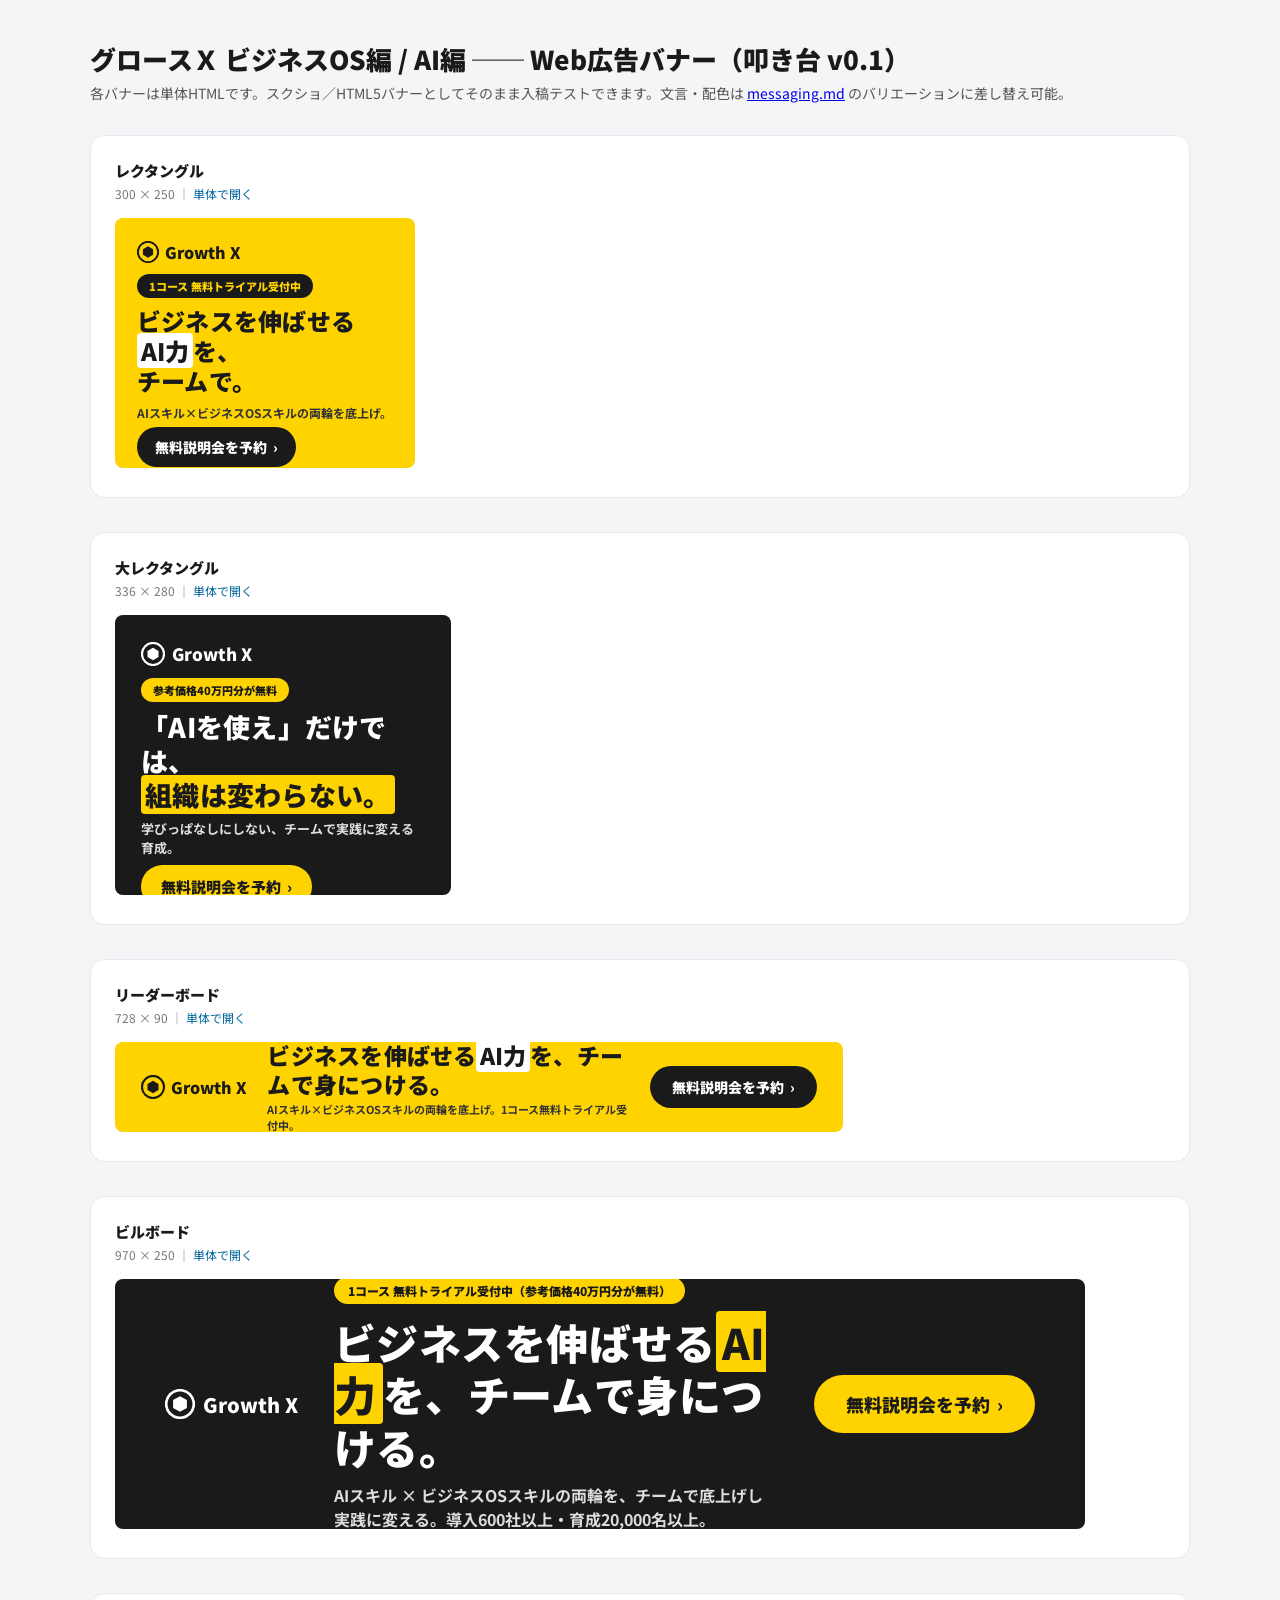
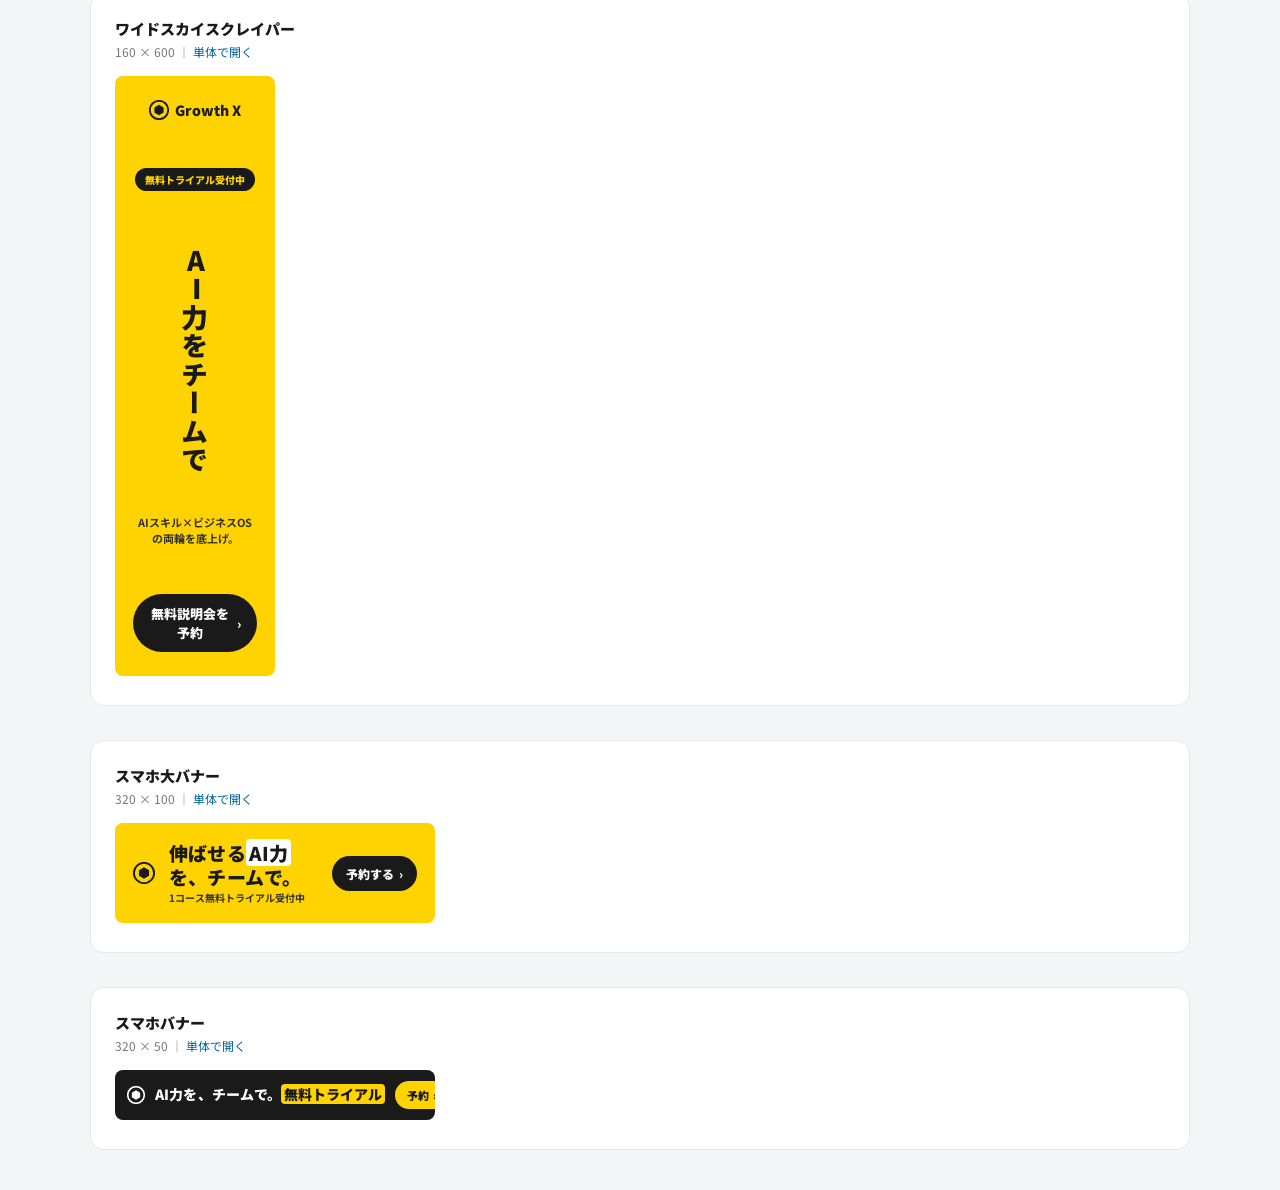
<file: banners/index.html>
<!DOCTYPE html>
<html lang="ja"><head>
<meta charset="UTF-8"><meta name="viewport" content="width=device-width,initial-scale=1">
<title>グロースＸ Web広告バナー一覧（叩き台）</title>
<style>
@import url('https://fonts.googleapis.com/css2?family=Noto+Sans+JP:wght@400;700;900&display=swap');
body{font-family:"Noto Sans JP",sans-serif;background:#f4f5f7;color:#1A1A1A;margin:0;padding:40px 24px;}
.head{max-width:1100px;margin:0 auto 32px;}
h1{font-size:26px;font-weight:900;margin:0 0 6px;}
.head p{color:#555;margin:0;font-size:14px;}
.grid{max-width:1100px;margin:0 auto;display:flex;flex-direction:column;gap:34px;}
.item{background:#fff;border:1px solid #e7e8eb;border-radius:14px;padding:24px;}
.item .label{font-weight:900;font-size:15px;margin-bottom:4px;}
.item .meta{font-size:12px;color:#777;margin-bottom:16px;}
.frame{overflow:auto;background:repeating-conic-gradient(#eee 0% 25%,#fff 0% 50%) 50%/20px 20px;border-radius:8px;display:inline-block;}
iframe{border:0;display:block;}
a.dl{font-size:12px;color:#00649D;text-decoration:none;}
</style></head>
<body>
<div class="head">
  <h1>グロースＸ ビジネスOS編 / AI編 ── Web広告バナー（叩き台 v0.1）</h1>
  <p>各バナーは単体HTMLです。スクショ／HTML5バナーとしてそのまま入稿テストできます。文言・配色は <a href="../docs/messaging.md">messaging.md</a> のバリエーションに差し替え可能。</p>
</div>
<div class="grid">
  <div class="item"><div class="label">レクタングル</div><div class="meta">300 × 250 ｜ <a class="dl" href="300x250.html" target="_blank">単体で開く</a></div><div class="frame"><iframe src="300x250.html" width="300" height="250" scrolling="no"></iframe></div></div>
  <div class="item"><div class="label">大レクタングル</div><div class="meta">336 × 280 ｜ <a class="dl" href="336x280.html" target="_blank">単体で開く</a></div><div class="frame"><iframe src="336x280.html" width="336" height="280" scrolling="no"></iframe></div></div>
  <div class="item"><div class="label">リーダーボード</div><div class="meta">728 × 90 ｜ <a class="dl" href="728x90.html" target="_blank">単体で開く</a></div><div class="frame"><iframe src="728x90.html" width="728" height="90" scrolling="no"></iframe></div></div>
  <div class="item"><div class="label">ビルボード</div><div class="meta">970 × 250 ｜ <a class="dl" href="970x250.html" target="_blank">単体で開く</a></div><div class="frame"><iframe src="970x250.html" width="970" height="250" scrolling="no"></iframe></div></div>
  <div class="item"><div class="label">ワイドスカイスクレイパー</div><div class="meta">160 × 600 ｜ <a class="dl" href="160x600.html" target="_blank">単体で開く</a></div><div class="frame"><iframe src="160x600.html" width="160" height="600" scrolling="no"></iframe></div></div>
  <div class="item"><div class="label">スマホ大バナー</div><div class="meta">320 × 100 ｜ <a class="dl" href="320x100.html" target="_blank">単体で開く</a></div><div class="frame"><iframe src="320x100.html" width="320" height="100" scrolling="no"></iframe></div></div>
  <div class="item"><div class="label">スマホバナー</div><div class="meta">320 × 50 ｜ <a class="dl" href="320x50.html" target="_blank">単体で開く</a></div><div class="frame"><iframe src="320x50.html" width="320" height="50" scrolling="no"></iframe></div></div>
</div>
</body></html>
</file>
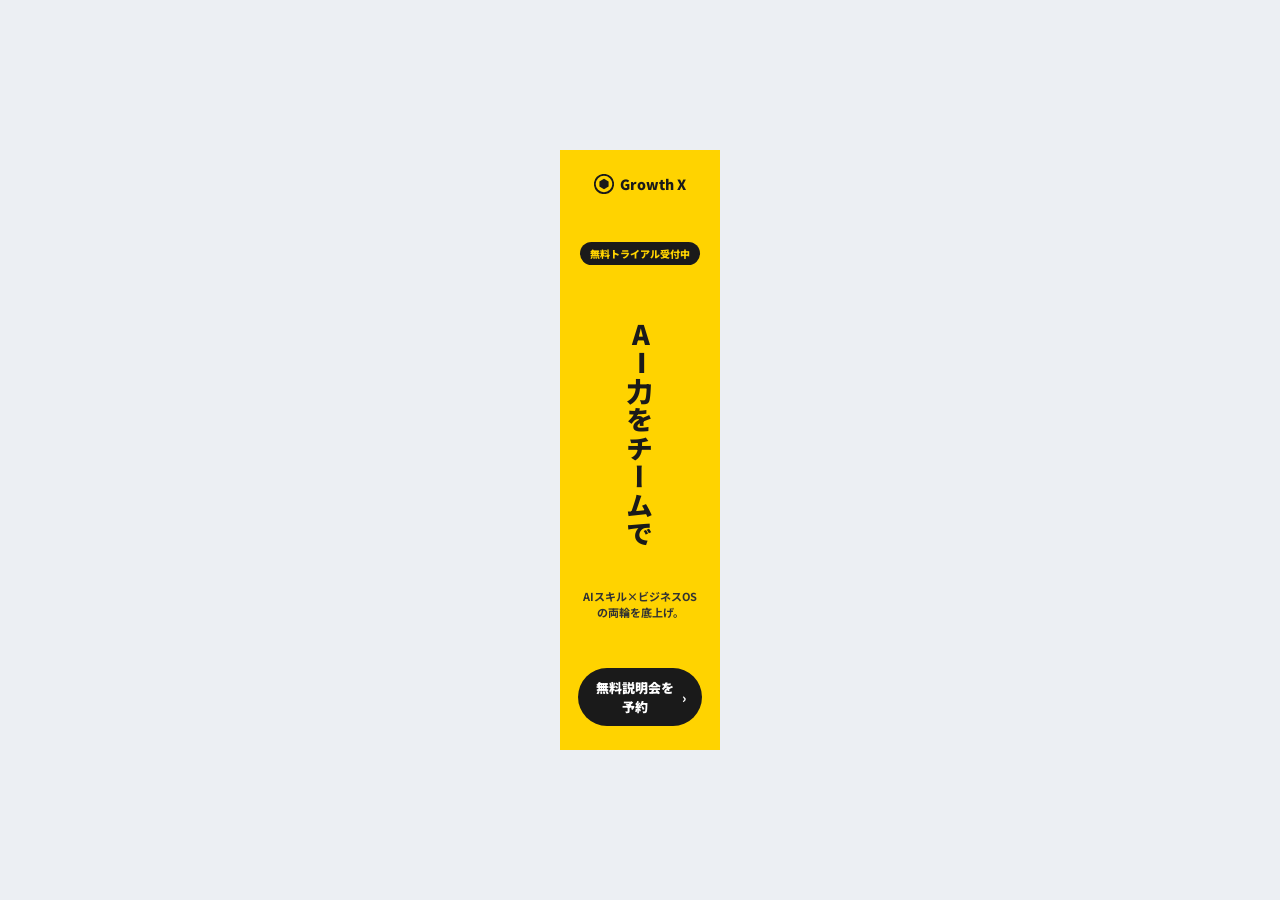
<file: banners/160x600.html>
<!DOCTYPE html><html lang="ja"><head><meta charset="UTF-8"><title>160x600</title><link rel="stylesheet" href="banner.css"></head><body>
<div class="banner b-160x600">
  <div class="logo"><svg class="mark" viewBox="0 0 100 100" fill="currentColor"><circle cx="50" cy="50" r="46" fill="none" stroke="currentColor" stroke-width="9"/><polygon points="50,24 73,37 73,63 50,76 27,63 27,37"/></svg>Growth X</div>
  <span class="badge">無料トライアル受付中</span>
  <h1>AI力をチームで</h1>
  <div class="sub">AIスキル×ビジネスOSの両輪を底上げ。</div>
  <span class="cta">無料説明会を予約</span>
</div>
</body></html>
</file>
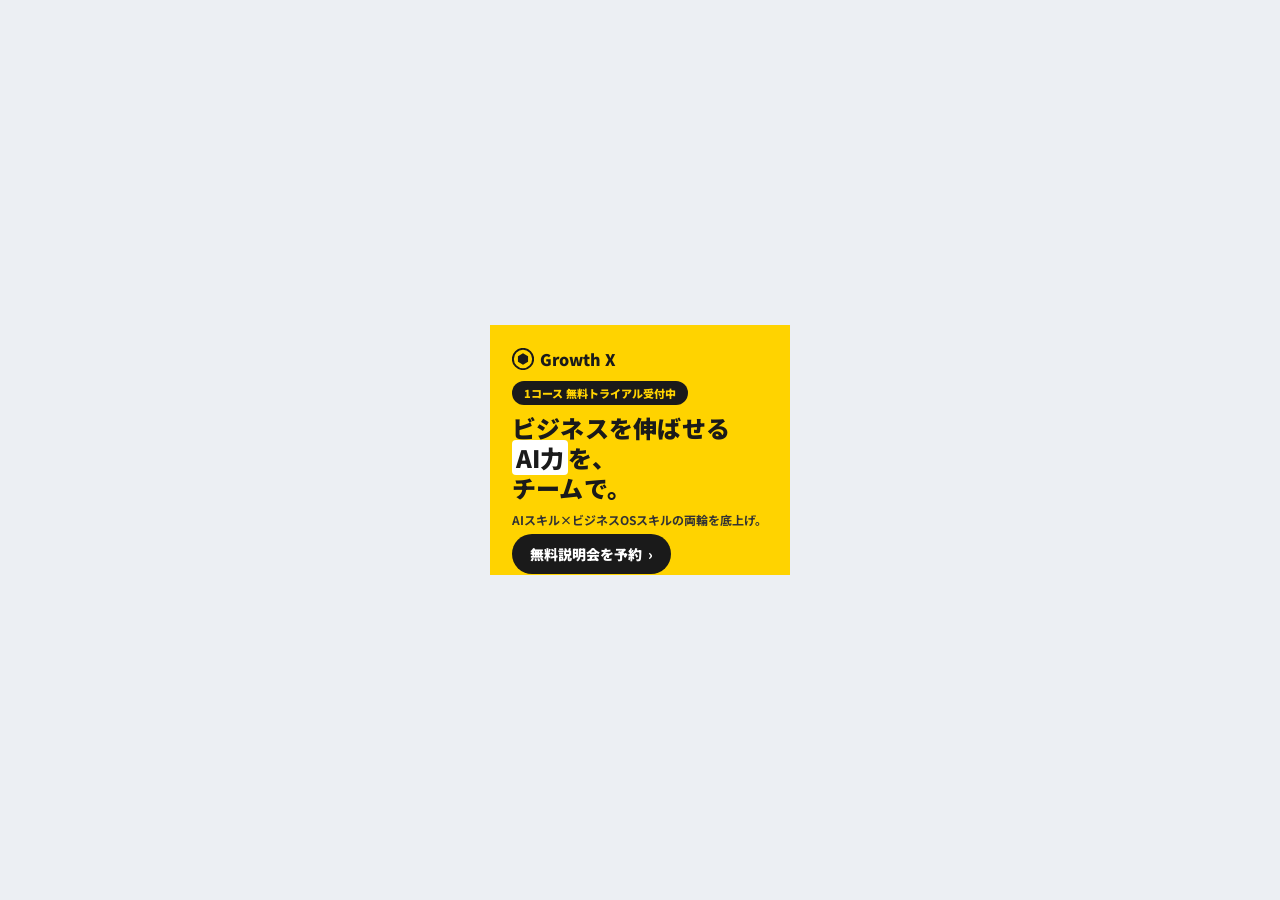
<file: banners/300x250.html>
<!DOCTYPE html><html lang="ja"><head><meta charset="UTF-8"><title>300x250</title><link rel="stylesheet" href="banner.css"></head><body>
<div class="banner b-300x250">
  <div class="logo"><svg class="mark" viewBox="0 0 100 100" fill="currentColor"><circle cx="50" cy="50" r="46" fill="none" stroke="currentColor" stroke-width="9"/><polygon points="50,24 73,37 73,63 50,76 27,63 27,37"/></svg>Growth X</div>
  <div>
    <span class="badge">1コース 無料トライアル受付中</span>
    <h1>ビジネスを伸ばせる<br><span class="hl">AI力</span>を、<br>チームで。</h1>
    <div class="sub">AIスキル×ビジネスOSスキルの両輪を底上げ。</div>
  </div>
  <span class="cta">無料説明会を予約</span>
</div>
</body></html>
</file>
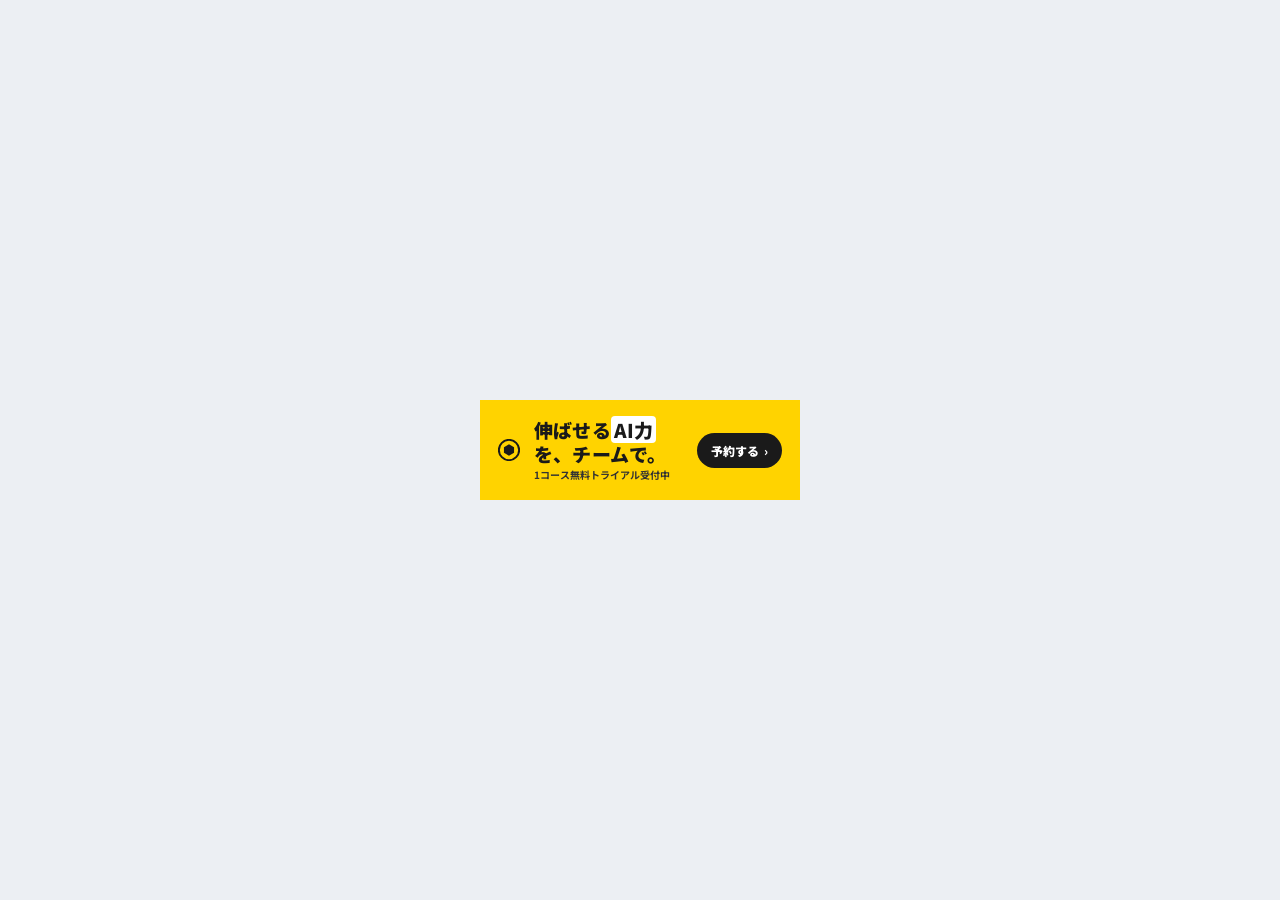
<file: banners/320x100.html>
<!DOCTYPE html><html lang="ja"><head><meta charset="UTF-8"><title>320x100</title><link rel="stylesheet" href="banner.css"></head><body>
<div class="banner b-320x100">
  <svg class="mark" viewBox="0 0 100 100" fill="currentColor"><circle cx="50" cy="50" r="46" fill="none" stroke="currentColor" stroke-width="9"/><polygon points="50,24 73,37 73,63 50,76 27,63 27,37"/></svg>
  <div class="txt">
    <h1>伸ばせる<span class="hl">AI力</span>を、チームで。</h1>
    <div class="sub">1コース無料トライアル受付中</div>
  </div>
  <span class="cta">予約する</span>
</div>
</body></html>
</file>
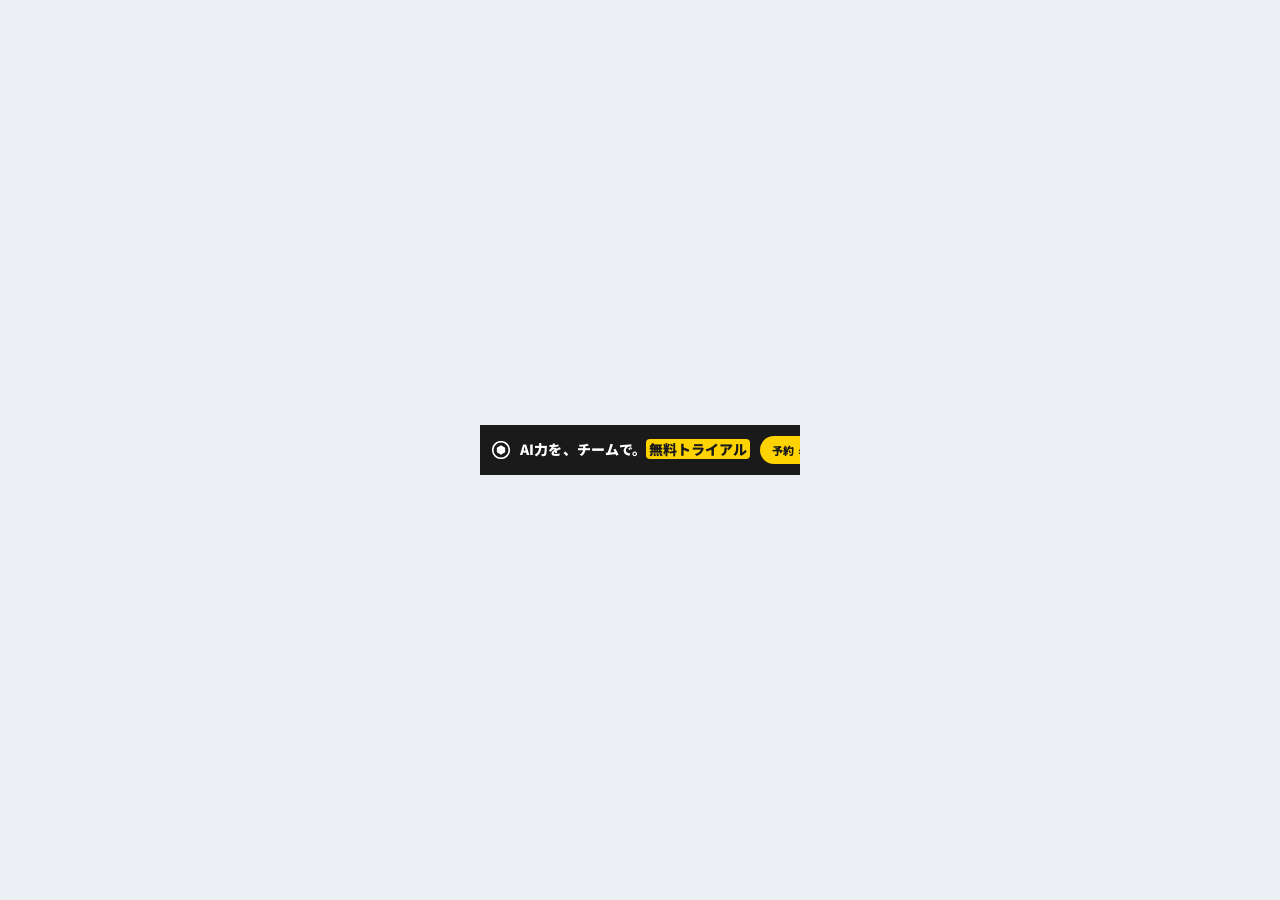
<file: banners/320x50.html>
<!DOCTYPE html><html lang="ja"><head><meta charset="UTF-8"><title>320x50</title><link rel="stylesheet" href="banner.css"></head><body>
<div class="banner dark b-320x50">
  <svg class="mark" viewBox="0 0 100 100" fill="currentColor"><circle cx="50" cy="50" r="46" fill="none" stroke="currentColor" stroke-width="9"/><polygon points="50,24 73,37 73,63 50,76 27,63 27,37"/></svg>
  <h1>AI力を、チームで。<span class="hl">無料トライアル</span></h1>
  <span class="cta">予約</span>
</div>
</body></html>
</file>
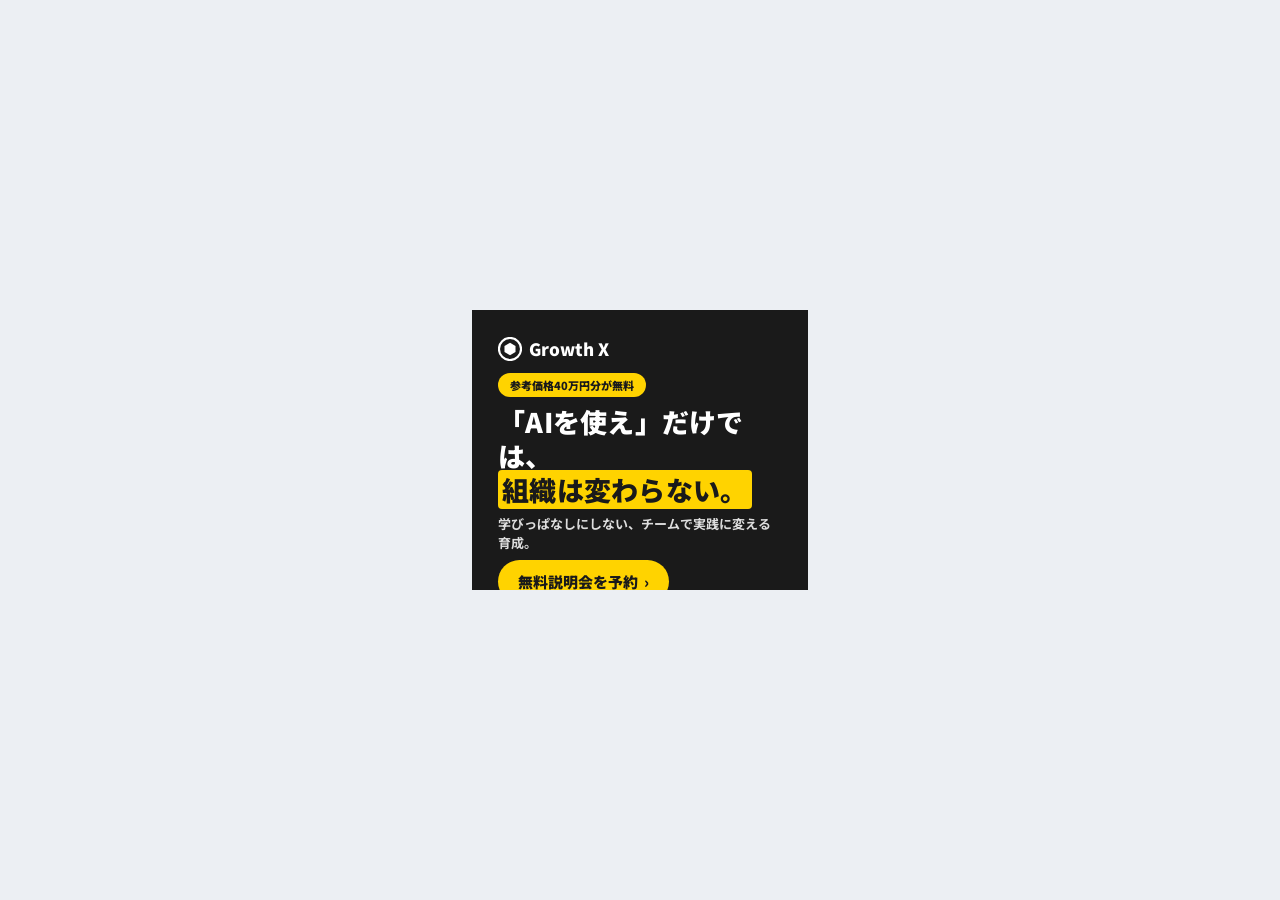
<file: banners/336x280.html>
<!DOCTYPE html><html lang="ja"><head><meta charset="UTF-8"><title>336x280</title><link rel="stylesheet" href="banner.css"></head><body>
<div class="banner dark b-336x280">
  <div class="logo"><svg class="mark" viewBox="0 0 100 100" fill="currentColor"><circle cx="50" cy="50" r="46" fill="none" stroke="currentColor" stroke-width="9"/><polygon points="50,24 73,37 73,63 50,76 27,63 27,37"/></svg>Growth X</div>
  <div>
    <span class="badge">参考価格40万円分が無料</span>
    <h1>「AIを使え」だけでは、<br><span class="hl">組織は変わらない。</span></h1>
    <div class="sub">学びっぱなしにしない、チームで実践に変える育成。</div>
  </div>
  <span class="cta">無料説明会を予約</span>
</div>
</body></html>
</file>
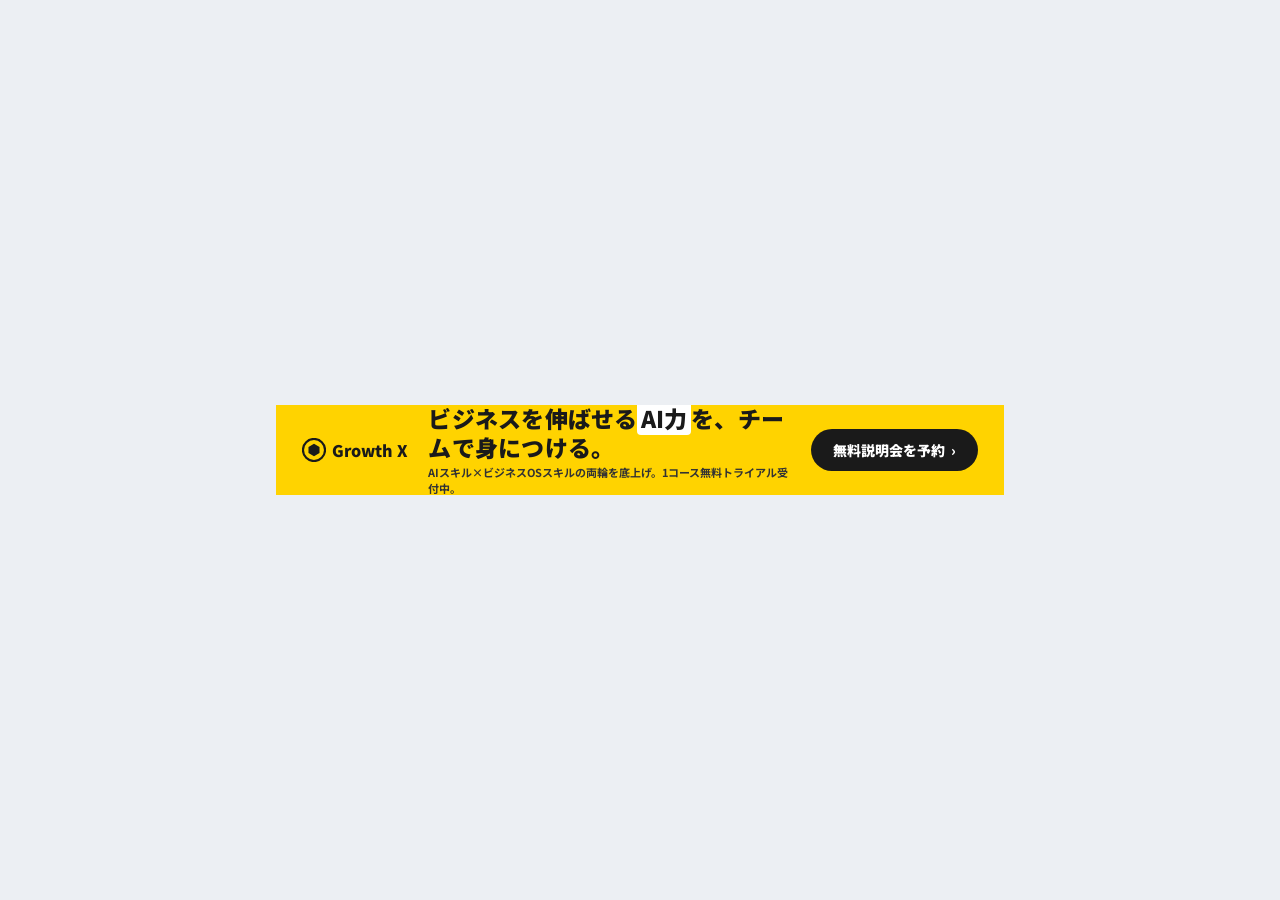
<file: banners/728x90.html>
<!DOCTYPE html><html lang="ja"><head><meta charset="UTF-8"><title>728x90</title><link rel="stylesheet" href="banner.css"></head><body>
<div class="banner b-728x90">
  <div class="logo"><svg class="mark" viewBox="0 0 100 100" fill="currentColor"><circle cx="50" cy="50" r="46" fill="none" stroke="currentColor" stroke-width="9"/><polygon points="50,24 73,37 73,63 50,76 27,63 27,37"/></svg>Growth X</div>
  <div class="txt">
    <h1>ビジネスを伸ばせる<span class="hl">AI力</span>を、チームで身につける。</h1>
    <div class="sub">AIスキル×ビジネスOSスキルの両輪を底上げ。1コース無料トライアル受付中。</div>
  </div>
  <span class="cta">無料説明会を予約</span>
</div>
</body></html>
</file>
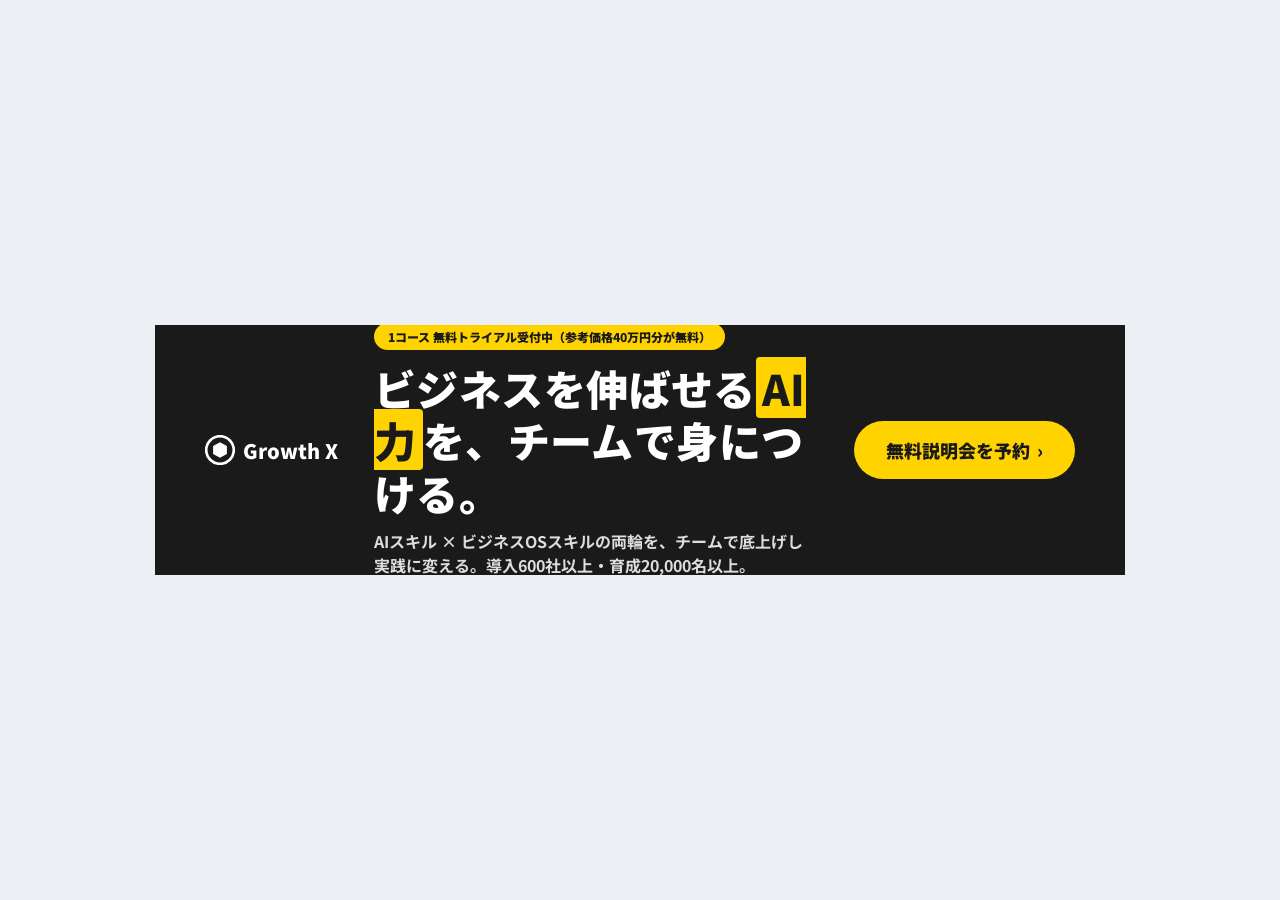
<file: banners/970x250.html>
<!DOCTYPE html><html lang="ja"><head><meta charset="UTF-8"><title>970x250</title><link rel="stylesheet" href="banner.css"></head><body>
<div class="banner dark b-970x250">
  <div class="logo"><svg class="mark" viewBox="0 0 100 100" fill="currentColor"><circle cx="50" cy="50" r="46" fill="none" stroke="currentColor" stroke-width="9"/><polygon points="50,24 73,37 73,63 50,76 27,63 27,37"/></svg>Growth X</div>
  <div class="txt">
    <span class="badge">1コース 無料トライアル受付中（参考価格40万円分が無料）</span>
    <h1>ビジネスを伸ばせる<span class="hl">AI力</span>を、チームで身につける。</h1>
    <div class="sub">AIスキル × ビジネスOSスキルの両輪を、チームで底上げし実践に変える。導入600社以上・育成20,000名以上。</div>
  </div>
  <span class="cta">無料説明会を予約</span>
</div>
</body></html>
</file>
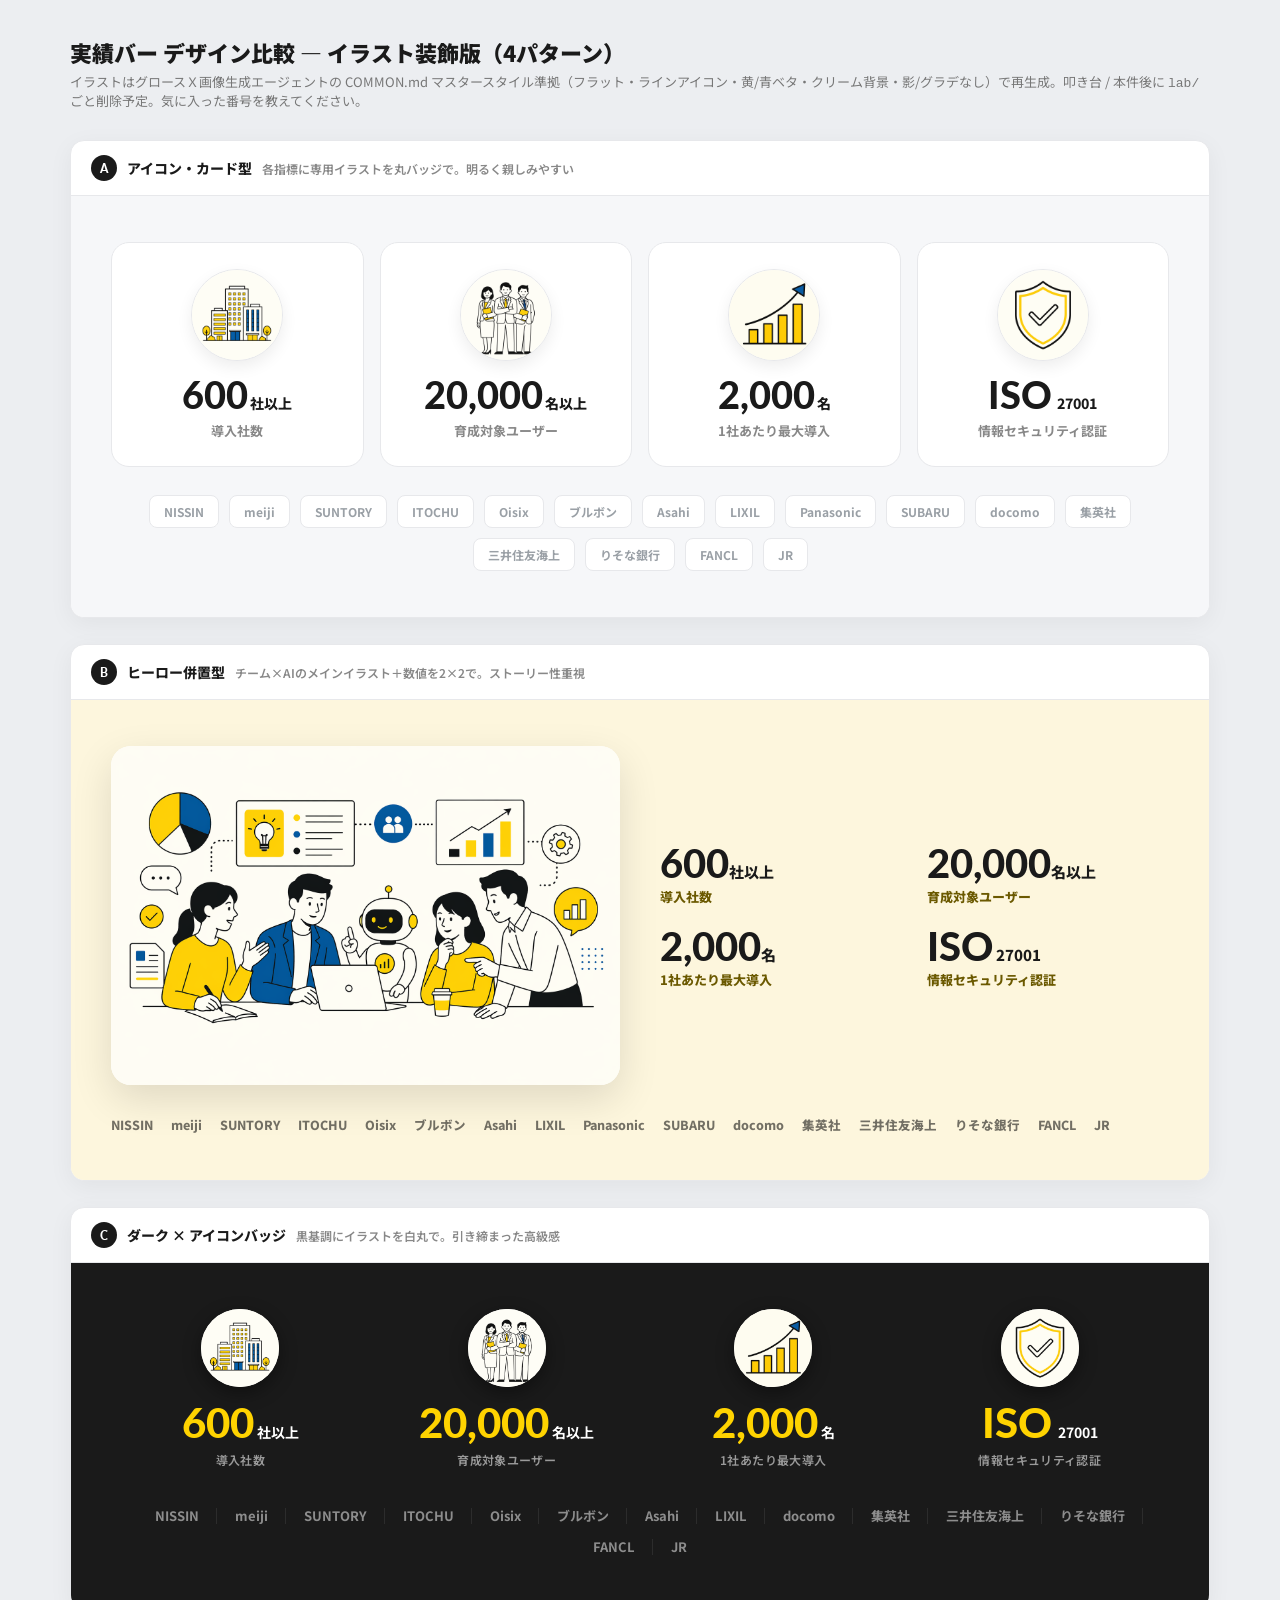
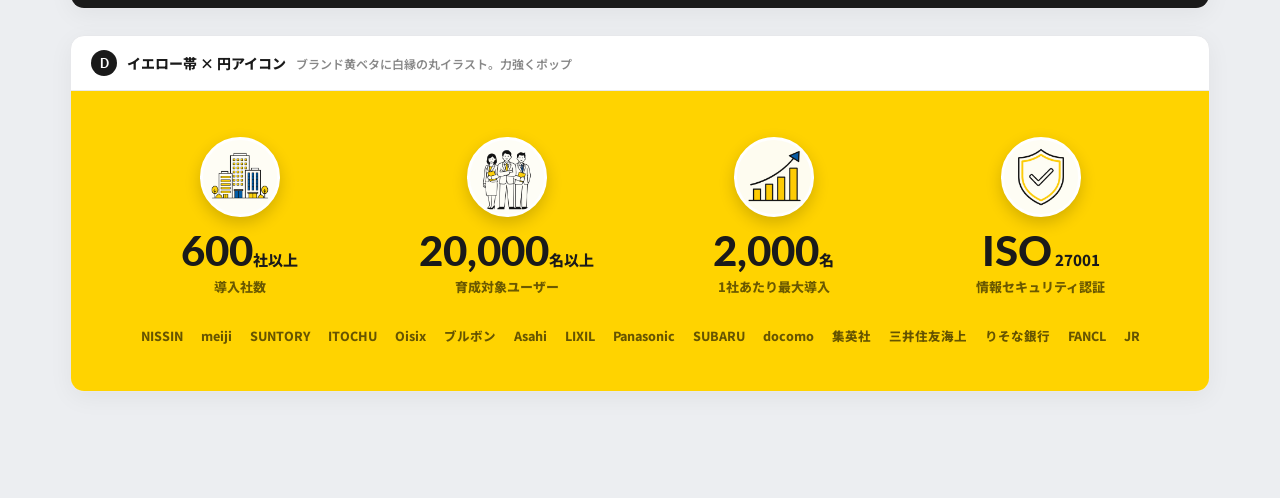
<file: lab/trust.html>
<!DOCTYPE html>
<html lang="ja"><head>
<meta charset="UTF-8"><meta name="viewport" content="width=device-width,initial-scale=1">
<title>実績バー デザイン比較（イラスト装飾版・本件後削除）</title>
<link rel="preconnect" href="https://fonts.googleapis.com"><link rel="preconnect" href="https://fonts.gstatic.com" crossorigin>
<link href="https://fonts.googleapis.com/css2?family=Noto+Sans+JP:wght@400;500;700;800;900&family=Lato:wght@400;700;900&display=swap" rel="stylesheet">
<style>
:root{ --yellow:#FFD300; --ink:#1A1A1A; --blue:#00649D; --tint:#FDF6DD; --gray:#F6F7F9; --line:#E7E8EB; }
*{box-sizing:border-box;margin:0;padding:0;}
body{font-family:"Noto Sans JP",sans-serif;background:#eceef1;color:var(--ink);}
.en,.stat .n{font-family:"Lato","Noto Sans JP",sans-serif;}
.page{max-width:1180px;margin:0 auto;padding:36px 20px 80px;}
.page>h1{font-size:22px;font-weight:900;}
.page>p.note{font-size:13px;color:#777;margin:4px 0 30px;}
.case{background:#fff;border:1px solid var(--line);border-radius:14px;overflow:hidden;margin-bottom:26px;box-shadow:0 6px 24px rgba(0,0,0,.05);}
.case>.cap{display:flex;align-items:center;gap:10px;padding:14px 20px;border-bottom:1px solid var(--line);font-size:14px;font-weight:800;}
.case>.cap .tag{font-family:"Lato";font-size:12px;font-weight:900;color:#fff;background:var(--ink);width:26px;height:26px;border-radius:50%;display:inline-flex;align-items:center;justify-content:center;}
.case>.cap .desc{font-weight:600;color:#888;font-size:12px;}
.bar{padding:46px 40px;}
.stats{display:grid;grid-template-columns:repeat(4,1fr);}
.stat .n{font-weight:900;line-height:1;}
.stat .n small{font-family:"Noto Sans JP";font-weight:800;}
.logos{display:flex;flex-wrap:wrap;}
.badge{display:block;border-radius:50%;background:#fff;overflow:hidden;}
.badge img{width:100%;height:100%;object-fit:cover;display:block;}

/* ===== A: アイコン・カード型 ===== */
.vA{background:var(--gray);}
.vA .stats{gap:16px;}
.vA .stat{background:#fff;border:1px solid var(--line);border-radius:18px;padding:26px 16px;text-align:center;}
.vA .badge{width:92px;height:92px;margin:0 auto 14px;border:1px solid var(--line);box-shadow:0 6px 16px rgba(0,0,0,.07);}
.vA .stat .n{font-size:38px;color:var(--ink);}
.vA .stat .n small{font-size:14px;margin-left:2px;}
.vA .stat .l{margin-top:8px;font-size:13px;color:#888;font-weight:700;}
.vA .logos{gap:10px;justify-content:center;margin-top:28px;}
.vA .logos span{font-size:12px;font-weight:700;color:#9aa0a6;background:#fff;border:1px solid var(--line);padding:7px 14px;border-radius:8px;}

/* ===== B: ヒーロー併置型 ===== */
.vB{background:var(--tint);}
.vB .split{display:grid;grid-template-columns:1fr 1fr;gap:40px;align-items:center;}
.vB .hero-ill{border-radius:20px;overflow:hidden;box-shadow:0 14px 40px rgba(0,0,0,.12);background:#fff;}
.vB .hero-ill img{width:100%;display:block;}
.vB .stats{grid-template-columns:1fr 1fr;gap:20px 24px;}
.vB .stat{}
.vB .stat .n{font-size:40px;color:var(--ink);}
.vB .stat .n small{font-size:15px;}
.vB .stat .l{margin-top:4px;font-size:13px;color:#6b5900;font-weight:800;}
.vB .logos{gap:8px 18px;margin-top:30px;}
.vB .logos span{font-size:12.5px;font-weight:800;color:rgba(0,0,0,.55);}

/* ===== C: ダーク × アイコンバッジ ===== */
.vC{background:var(--ink);color:#fff;}
.vC .stats{gap:8px;}
.vC .stat{text-align:center;padding:0 8px;}
.vC .badge{width:78px;height:78px;margin:0 auto 14px;box-shadow:0 6px 18px rgba(0,0,0,.4);}
.vC .stat .n{font-size:42px;color:var(--yellow);}
.vC .stat .n small{font-size:14px;color:#fff;font-weight:700;margin-left:3px;}
.vC .stat .l{margin-top:8px;font-size:12px;color:#9a9a9a;font-weight:600;letter-spacing:.03em;}
.vC .logos{justify-content:center;align-items:center;margin-top:32px;}
.vC .logos span{font-size:13px;font-weight:700;color:#fff;opacity:.5;padding:6px 18px;position:relative;}
.vC .logos span:not(:last-child)::after{content:"";position:absolute;right:0;top:25%;height:50%;width:1px;background:rgba(255,255,255,.16);}

/* ===== D: イエロー帯 × 円アイコン ===== */
.vD{background:var(--yellow);}
.vD .stats{gap:10px;}
.vD .stat{text-align:center;position:relative;}
.vD .badge{width:80px;height:80px;margin:0 auto 12px;box-shadow:0 6px 16px rgba(0,0,0,.18);border:3px solid #fff;}
.vD .stat .n{font-size:42px;color:var(--ink);}
.vD .stat .n small{font-size:15px;}
.vD .stat .l{margin-top:6px;font-size:13px;color:#6b5900;font-weight:800;}
.vD .logos{gap:8px 18px;justify-content:center;margin-top:30px;}
.vD .logos span{font-size:12.5px;font-weight:800;color:rgba(0,0,0,.6);}

@media(max-width:760px){
  .bar{padding:30px 18px;}
  .stats{grid-template-columns:repeat(2,1fr);gap:18px;}
  .vB .split{grid-template-columns:1fr;}
  .stat .n{font-size:32px !important;}
  .badge{width:70px !important;height:70px !important;}
}
</style></head>
<body>
<div class="page">
  <h1>実績バー デザイン比較 — イラスト装飾版（4パターン）</h1>
  <p class="note">イラストはグロースＸ画像生成エージェントの COMMON.md マスタースタイル準拠（フラット・ラインアイコン・黄/青ベタ・クリーム背景・影/グラデなし）で再生成。叩き台 / 本件後に <code>lab/</code> ごと削除予定。気に入った番号を教えてください。</p>

  <!-- A -->
  <div class="case"><div class="cap"><span class="tag">A</span>アイコン・カード型 <span class="desc">各指標に専用イラストを丸バッジで。明るく親しみやすい</span></div>
    <div class="bar vA"><div class="stats">
      <div class="stat"><span class="badge"><img src="img/ico_buildings.png?v=2" alt=""></span><div class="n">600<small>社以上</small></div><div class="l">導入社数</div></div>
      <div class="stat"><span class="badge"><img src="img/ico_people.png?v=2" alt=""></span><div class="n">20,000<small>名以上</small></div><div class="l">育成対象ユーザー</div></div>
      <div class="stat"><span class="badge"><img src="img/ico_growth.png?v=2" alt=""></span><div class="n">2,000<small>名</small></div><div class="l">1社あたり最大導入</div></div>
      <div class="stat"><span class="badge"><img src="img/ico_security.png?v=2" alt=""></span><div class="n">ISO<small> 27001</small></div><div class="l">情報セキュリティ認証</div></div>
    </div>
    <div class="logos"><span>NISSIN</span><span>meiji</span><span>SUNTORY</span><span>ITOCHU</span><span>Oisix</span><span>ブルボン</span><span>Asahi</span><span>LIXIL</span><span>Panasonic</span><span>SUBARU</span><span>docomo</span><span>集英社</span><span>三井住友海上</span><span>りそな銀行</span><span>FANCL</span><span>JR</span></div>
    </div>
  </div>

  <!-- B -->
  <div class="case"><div class="cap"><span class="tag">B</span>ヒーロー併置型 <span class="desc">チーム×AIのメインイラスト＋数値を2×2で。ストーリー性重視</span></div>
    <div class="bar vB">
      <div class="split">
        <div class="hero-ill"><img src="img/hero_team.png?v=2" alt="チームでAIを活用"></div>
        <div class="stats">
          <div class="stat"><div class="n">600<small>社以上</small></div><div class="l">導入社数</div></div>
          <div class="stat"><div class="n">20,000<small>名以上</small></div><div class="l">育成対象ユーザー</div></div>
          <div class="stat"><div class="n">2,000<small>名</small></div><div class="l">1社あたり最大導入</div></div>
          <div class="stat"><div class="n">ISO<small> 27001</small></div><div class="l">情報セキュリティ認証</div></div>
        </div>
      </div>
      <div class="logos"><span>NISSIN</span><span>meiji</span><span>SUNTORY</span><span>ITOCHU</span><span>Oisix</span><span>ブルボン</span><span>Asahi</span><span>LIXIL</span><span>Panasonic</span><span>SUBARU</span><span>docomo</span><span>集英社</span><span>三井住友海上</span><span>りそな銀行</span><span>FANCL</span><span>JR</span></div>
    </div>
  </div>

  <!-- C -->
  <div class="case"><div class="cap"><span class="tag">C</span>ダーク × アイコンバッジ <span class="desc">黒基調にイラストを白丸で。引き締まった高級感</span></div>
    <div class="bar vC"><div class="stats">
      <div class="stat"><span class="badge"><img src="img/ico_buildings.png?v=2" alt=""></span><div class="n">600<small>社以上</small></div><div class="l">導入社数</div></div>
      <div class="stat"><span class="badge"><img src="img/ico_people.png?v=2" alt=""></span><div class="n">20,000<small>名以上</small></div><div class="l">育成対象ユーザー</div></div>
      <div class="stat"><span class="badge"><img src="img/ico_growth.png?v=2" alt=""></span><div class="n">2,000<small>名</small></div><div class="l">1社あたり最大導入</div></div>
      <div class="stat"><span class="badge"><img src="img/ico_security.png?v=2" alt=""></span><div class="n">ISO<small> 27001</small></div><div class="l">情報セキュリティ認証</div></div>
    </div>
    <div class="logos"><span>NISSIN</span><span>meiji</span><span>SUNTORY</span><span>ITOCHU</span><span>Oisix</span><span>ブルボン</span><span>Asahi</span><span>LIXIL</span><span>docomo</span><span>集英社</span><span>三井住友海上</span><span>りそな銀行</span><span>FANCL</span><span>JR</span></div>
    </div>
  </div>

  <!-- D -->
  <div class="case"><div class="cap"><span class="tag">D</span>イエロー帯 × 円アイコン <span class="desc">ブランド黄ベタに白縁の丸イラスト。力強くポップ</span></div>
    <div class="bar vD"><div class="stats">
      <div class="stat"><span class="badge"><img src="img/ico_buildings.png?v=2" alt=""></span><div class="n">600<small>社以上</small></div><div class="l">導入社数</div></div>
      <div class="stat"><span class="badge"><img src="img/ico_people.png?v=2" alt=""></span><div class="n">20,000<small>名以上</small></div><div class="l">育成対象ユーザー</div></div>
      <div class="stat"><span class="badge"><img src="img/ico_growth.png?v=2" alt=""></span><div class="n">2,000<small>名</small></div><div class="l">1社あたり最大導入</div></div>
      <div class="stat"><span class="badge"><img src="img/ico_security.png?v=2" alt=""></span><div class="n">ISO<small> 27001</small></div><div class="l">情報セキュリティ認証</div></div>
    </div>
    <div class="logos"><span>NISSIN</span><span>meiji</span><span>SUNTORY</span><span>ITOCHU</span><span>Oisix</span><span>ブルボン</span><span>Asahi</span><span>LIXIL</span><span>Panasonic</span><span>SUBARU</span><span>docomo</span><span>集英社</span><span>三井住友海上</span><span>りそな銀行</span><span>FANCL</span><span>JR</span></div>
    </div>
  </div>

</div>
</body></html>
</file>
<file: banners/banner.css>
/* グロースＸ Web広告バナー 共通スタイル（叩き台 v0.1） */
@import url('https://fonts.googleapis.com/css2?family=Noto+Sans+JP:wght@700;800;900&display=swap');
:root{ --yellow:#FFD300; --ink:#1A1A1A; --blue:#00649D; }
*{box-sizing:border-box;margin:0;padding:0;}
body{font-family:"Noto Sans JP",sans-serif;background:#eceff3;display:flex;align-items:center;justify-content:center;min-height:100vh;}

.banner{position:relative;overflow:hidden;background:var(--yellow);color:var(--ink);display:flex;}
.banner .mark{flex:0 0 auto;}
.banner .badge{display:inline-block;background:var(--ink);color:var(--yellow);font-weight:900;border-radius:999px;}
.banner h1{font-weight:900;line-height:1.25;letter-spacing:.01em;}
.banner h1 .hl{background:#fff;padding:0 .15em;border-radius:4px;}
.banner .sub{font-weight:700;color:#333;}
.banner .cta{display:inline-flex;align-items:center;gap:.4em;background:var(--ink);color:#fff;font-weight:900;border-radius:999px;}
.banner .cta::after{content:"›";font-weight:900;}
.banner .logo{display:flex;align-items:center;gap:.4em;font-weight:900;}
.banner.dark{background:var(--ink);color:#fff;}
.banner.dark .sub{color:#ddd;}
.banner.dark h1 .hl{background:var(--yellow);color:var(--ink);}
.banner.dark .cta{background:var(--yellow);color:var(--ink);}
.banner.dark .badge{background:var(--yellow);color:var(--ink);}

/* ===== 300x250 rectangle ===== */
.b-300x250{width:300px;height:250px;flex-direction:column;justify-content:space-between;padding:22px;}
.b-300x250 .logo{font-size:16px;}.b-300x250 .mark{width:22px;}
.b-300x250 .badge{font-size:11px;padding:4px 12px;margin:10px 0 8px;}
.b-300x250 h1{font-size:24px;}
.b-300x250 .sub{font-size:12px;margin-top:8px;}
.b-300x250 .cta{font-size:14px;padding:10px 18px;align-self:flex-start;margin-top:6px;}

/* ===== 336x280 large rectangle ===== */
.b-336x280{width:336px;height:280px;flex-direction:column;justify-content:space-between;padding:26px;}
.b-336x280 .logo{font-size:17px;}.b-336x280 .mark{width:24px;}
.b-336x280 .badge{font-size:11px;padding:4px 12px;margin:12px 0 8px;}
.b-336x280 h1{font-size:27px;}
.b-336x280 .sub{font-size:13px;margin-top:8px;}
.b-336x280 .cta{font-size:15px;padding:11px 20px;align-self:flex-start;margin-top:8px;}

/* ===== 728x90 leaderboard ===== */
.b-728x90{width:728px;height:90px;align-items:center;gap:20px;padding:0 26px;}
.b-728x90 .logo{font-size:16px;}.b-728x90 .mark{width:24px;}
.b-728x90 .txt{flex:1;}
.b-728x90 h1{font-size:23px;}
.b-728x90 .sub{font-size:11px;margin-top:2px;}
.b-728x90 .cta{font-size:14px;padding:11px 22px;white-space:nowrap;}

/* ===== 970x250 billboard ===== */
.b-970x250{width:970px;height:250px;align-items:center;gap:36px;padding:0 50px;}
.b-970x250 .logo{font-size:20px;}.b-970x250 .mark{width:30px;}
.b-970x250 .txt{flex:1;}
.b-970x250 .badge{font-size:12px;padding:5px 14px;margin-bottom:12px;}
.b-970x250 h1{font-size:42px;}
.b-970x250 .sub{font-size:16px;margin-top:10px;}
.b-970x250 .cta{font-size:18px;padding:16px 32px;white-space:nowrap;}

/* ===== 160x600 wide skyscraper ===== */
.b-160x600{width:160px;height:600px;flex-direction:column;justify-content:space-between;padding:24px 18px;text-align:center;align-items:center;}
.b-160x600 .logo{font-size:14px;}.b-160x600 .mark{width:20px;}
.b-160x600 .badge{font-size:10px;padding:4px 10px;margin:14px 0;}
.b-160x600 h1{font-size:27px;writing-mode:vertical-rl;text-orientation:upright;letter-spacing:.05em;line-height:1.4;margin:8px auto;}
.b-160x600 .sub{font-size:11px;}
.b-160x600 .cta{font-size:13px;padding:10px 16px;margin-top:14px;}

/* ===== 320x100 mobile large ===== */
.b-320x100{width:320px;height:100px;align-items:center;gap:14px;padding:0 18px;}
.b-320x100 .mark{width:22px;}
.b-320x100 .txt{flex:1;}
.b-320x100 h1{font-size:19px;}
.b-320x100 .sub{font-size:10px;margin-top:2px;}
.b-320x100 .cta{font-size:12px;padding:9px 14px;white-space:nowrap;}

/* ===== 320x50 mobile banner ===== */
.b-320x50{width:320px;height:50px;align-items:center;gap:10px;padding:0 12px;}
.b-320x50 .mark{width:18px;}
.b-320x50 h1{font-size:14px;flex:1;white-space:nowrap;}
.b-320x50 .cta{font-size:11px;padding:6px 12px;white-space:nowrap;}
</file>
